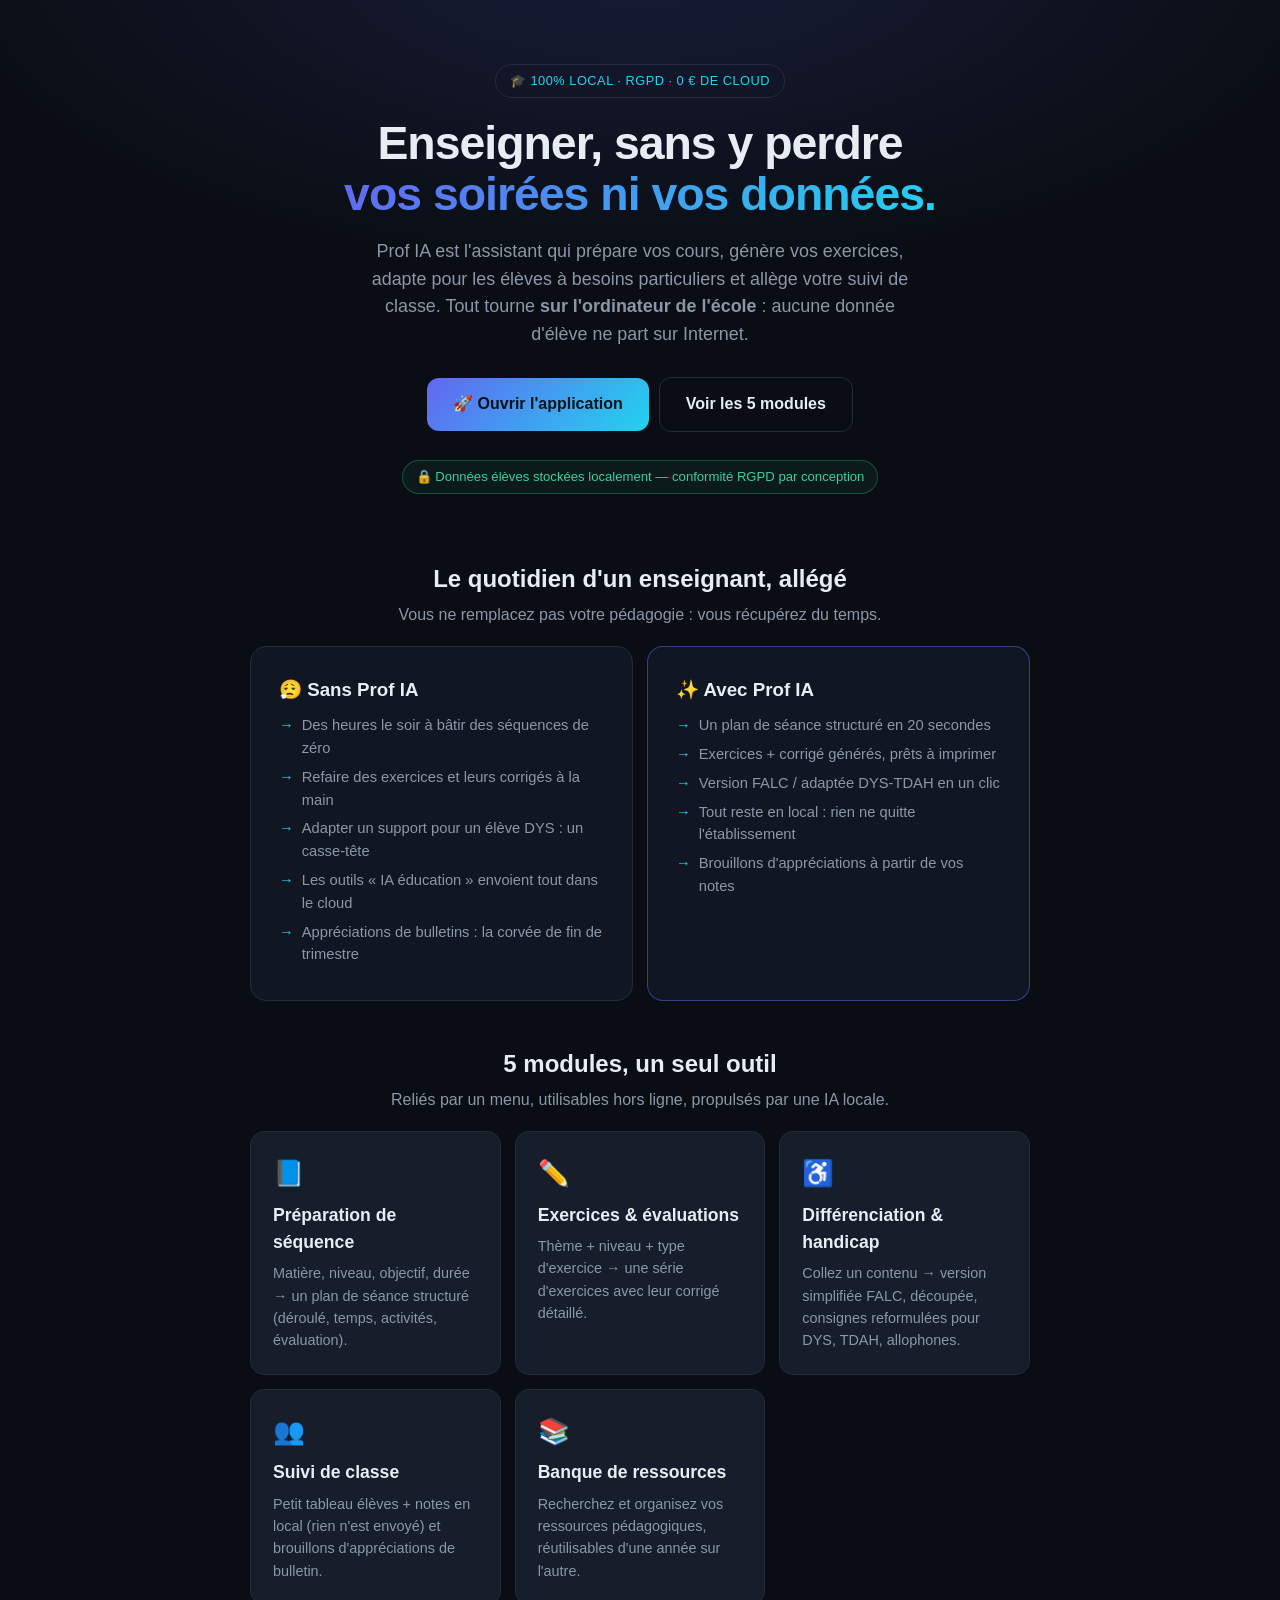
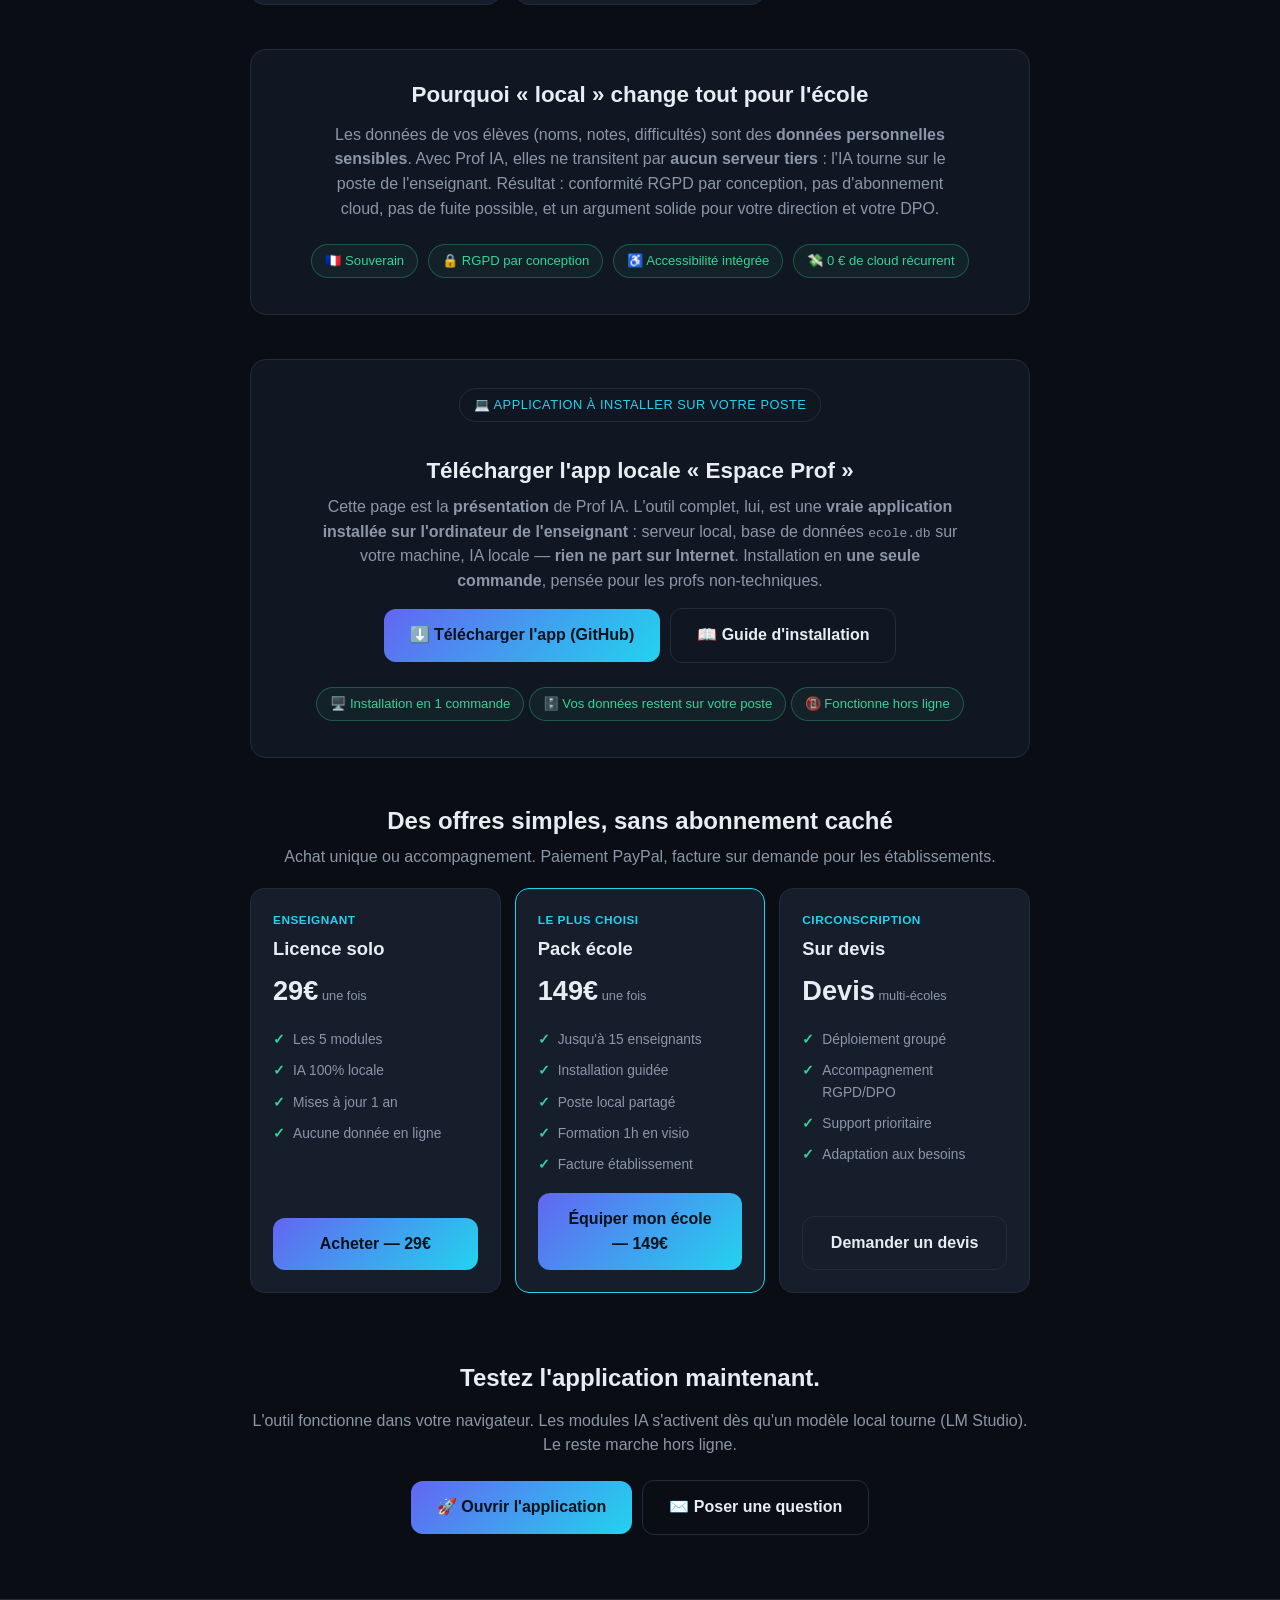
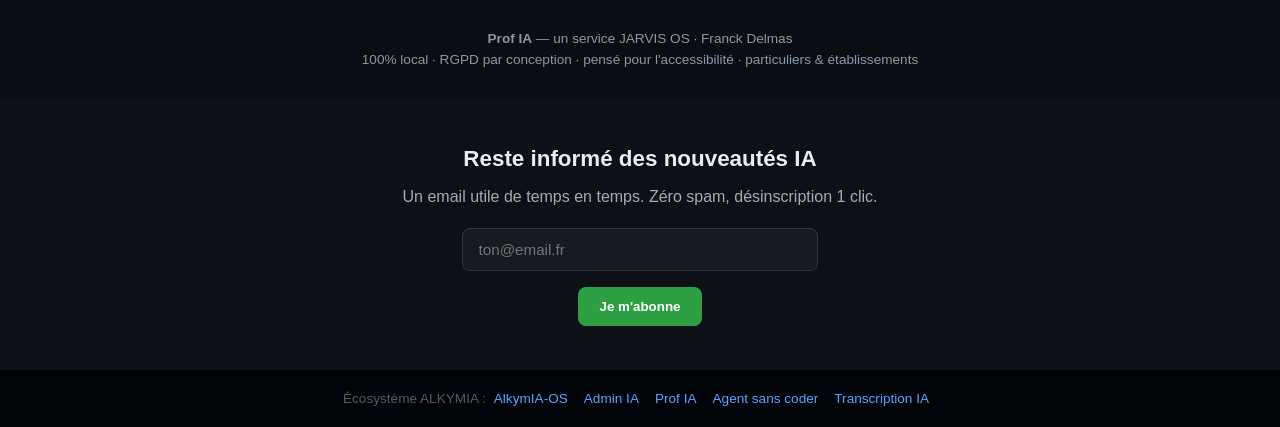
<file: index.html>
<!DOCTYPE html>
<html lang="fr"><head><meta charset="UTF-8">
<meta name="viewport" content="width=device-width,initial-scale=1">
<title>Prof IA — L'assistant local qui épaule chaque enseignant</title>
<meta name="description" content="Préparez vos cours, générez exercices et évaluations, adaptez pour les élèves DYS/TDAH, suivez votre classe. 100% local, RGPD, les données élèves ne quittent jamais l'école. Dès 29€.">
<meta property="og:title" content="Prof IA — L'assistant local qui épaule chaque enseignant">
<meta property="og:description" content="Une IA 100% locale au service du professeur : séquences, exercices, différenciation handicap, suivi de classe. Aucune donnée élève envoyée sur Internet.">
<link rel="stylesheet" href="css/style.css">
</head><body>

<header><div class="wrap">
<span class="badge">🎓 100% LOCAL · RGPD · 0 € DE CLOUD</span>
<h1>Enseigner, sans y perdre<br><span class="grad">vos soirées ni vos données.</span></h1>
<p class="sub">Prof IA est l'assistant qui prépare vos cours, génère vos exercices, adapte pour les élèves à besoins particuliers et allège votre suivi de classe. Tout tourne <b>sur l'ordinateur de l'école</b> : aucune donnée d'élève ne part sur Internet.</p>
<div class="row" style="justify-content:center">
  <a href="app/sequence.html" class="btn btn-p">🚀 Ouvrir l'application</a>
  <a href="#modules" class="btn btn-g">Voir les 5 modules</a>
</div>
<div style="margin-top:20px"><span class="priv">🔒 Données élèves stockées localement — conformité RGPD par conception</span></div>
</div></header>

<!-- Problème / solution -->
<section><div class="wrap">
<h2 style="text-align:center;font-size:1.5rem;margin-bottom:6px">Le quotidien d'un enseignant, allégé</h2>
<p style="text-align:center;color:var(--muted);margin-bottom:18px">Vous ne remplacez pas votre pédagogie : vous récupérez du temps.</p>
<div class="cols">
  <div class="box">
    <h3 style="margin-bottom:10px">😮‍💨 Sans Prof IA</h3>
    <ul>
      <li>Des heures le soir à bâtir des séquences de zéro</li>
      <li>Refaire des exercices et leurs corrigés à la main</li>
      <li>Adapter un support pour un élève DYS : un casse-tête</li>
      <li>Les outils « IA éducation » envoient tout dans le cloud</li>
      <li>Appréciations de bulletins : la corvée de fin de trimestre</li>
    </ul>
  </div>
  <div class="box" style="border-color:rgba(99,102,241,.5)">
    <h3 style="margin-bottom:10px">✨ Avec Prof IA</h3>
    <ul>
      <li>Un plan de séance structuré en 20 secondes</li>
      <li>Exercices + corrigé générés, prêts à imprimer</li>
      <li>Version FALC / adaptée DYS-TDAH en un clic</li>
      <li>Tout reste en local : rien ne quitte l'établissement</li>
      <li>Brouillons d'appréciations à partir de vos notes</li>
    </ul>
  </div>
</div>
</div></section>

<!-- Modules -->
<section id="modules"><div class="wrap">
<h2 style="text-align:center;font-size:1.5rem;margin-bottom:6px">5 modules, un seul outil</h2>
<p style="text-align:center;color:var(--muted);margin-bottom:18px">Reliés par un menu, utilisables hors ligne, propulsés par une IA locale.</p>
<div class="mods">
  <div class="mod"><div class="ic">📘</div><h3>Préparation de séquence</h3><p>Matière, niveau, objectif, durée → un plan de séance structuré (déroulé, temps, activités, évaluation).</p></div>
  <div class="mod"><div class="ic">✏️</div><h3>Exercices &amp; évaluations</h3><p>Thème + niveau + type d'exercice → une série d'exercices avec leur corrigé détaillé.</p></div>
  <div class="mod"><div class="ic">♿</div><h3>Différenciation &amp; handicap</h3><p>Collez un contenu → version simplifiée FALC, découpée, consignes reformulées pour DYS, TDAH, allophones.</p></div>
  <div class="mod"><div class="ic">👥</div><h3>Suivi de classe</h3><p>Petit tableau élèves + notes en local (rien n'est envoyé) et brouillons d'appréciations de bulletin.</p></div>
  <div class="mod"><div class="ic">📚</div><h3>Banque de ressources</h3><p>Recherchez et organisez vos ressources pédagogiques, réutilisables d'une année sur l'autre.</p></div>
</div>
</div></section>

<!-- Argument souveraineté -->
<section><div class="wrap"><div class="box" style="text-align:center">
<h2 style="font-size:1.4rem;margin-bottom:10px">Pourquoi « local » change tout pour l'école</h2>
<p style="color:var(--muted);max-width:620px;margin:0 auto 14px">
Les données de vos élèves (noms, notes, difficultés) sont des <b>données personnelles sensibles</b>.
Avec Prof IA, elles ne transitent par <b>aucun serveur tiers</b> : l'IA tourne sur le poste de l'enseignant.
Résultat : conformité RGPD par conception, pas d'abonnement cloud, pas de fuite possible, et un argument solide pour votre direction et votre DPO.
</p>
<div class="row" style="justify-content:center">
  <span class="priv">🇫🇷 Souverain</span>
  <span class="priv">🔒 RGPD par conception</span>
  <span class="priv">♿ Accessibilité intégrée</span>
  <span class="priv">💸 0 € de cloud récurrent</span>
</div>
</div></div></section>

<!-- Télécharger l'app locale -->
<section id="telecharger"><div class="wrap"><div class="box" style="text-align:center">
<span class="badge">💻 APPLICATION À INSTALLER SUR VOTRE POSTE</span>
<h2 style="font-size:1.4rem;margin:12px 0 6px">Télécharger l'app locale « Espace Prof »</h2>
<p style="color:var(--muted);max-width:640px;margin:0 auto 14px">
Cette page est la <b>présentation</b> de Prof IA. L'outil complet, lui, est une
<b>vraie application installée sur l'ordinateur de l'enseignant</b> : serveur local,
base de données <code>ecole.db</code> sur votre machine, IA locale — <b>rien ne part sur Internet</b>.
Installation en <b>une seule commande</b>, pensée pour les profs non-techniques.
</p>
<div class="row" style="justify-content:center">
  <a href="https://github.com/Turbo31150/espace-prof-app" target="_blank" rel="noopener" class="btn btn-p">⬇️ Télécharger l'app (GitHub)</a>
  <a href="https://github.com/Turbo31150/espace-prof-app/blob/main/INSTALL.md" target="_blank" rel="noopener" class="btn btn-g">📖 Guide d'installation</a>
</div>
<div style="margin-top:16px">
  <span class="priv">🖥️ Installation en 1 commande</span>
  <span class="priv">🗄️ Vos données restent sur votre poste</span>
  <span class="priv">📵 Fonctionne hors ligne</span>
</div>
</div></div></section>

<!-- Pricing -->
<section id="offres"><div class="wrap">
<h2 style="text-align:center;font-size:1.5rem;margin-bottom:6px">Des offres simples, sans abonnement caché</h2>
<p style="text-align:center;color:var(--muted);margin-bottom:18px">Achat unique ou accompagnement. Paiement PayPal, facture sur demande pour les établissements.</p>
<div class="packs">
  <div class="pack">
    <span class="t">Enseignant</span><h3>Licence solo</h3>
    <div class="p">29€<small> une fois</small></div>
    <ul><li>Les 5 modules</li><li>IA 100% locale</li><li>Mises à jour 1 an</li><li>Aucune donnée en ligne</li></ul>
    <a href="https://paypal.me/turboss321/29" target="_blank" rel="noopener" class="btn btn-p">Acheter — 29€</a>
  </div>
  <div class="pack feat">
    <span class="t">Le plus choisi</span><h3>Pack école</h3>
    <div class="p">149€<small> une fois</small></div>
    <ul><li>Jusqu'à 15 enseignants</li><li>Installation guidée</li><li>Poste local partagé</li><li>Formation 1h en visio</li><li>Facture établissement</li></ul>
    <a href="https://paypal.me/turboss321/149" target="_blank" rel="noopener" class="btn btn-p">Équiper mon école — 149€</a>
  </div>
  <div class="pack">
    <span class="t">Circonscription</span><h3>Sur devis</h3>
    <div class="p">Devis<small> multi-écoles</small></div>
    <ul><li>Déploiement groupé</li><li>Accompagnement RGPD/DPO</li><li>Support prioritaire</li><li>Adaptation aux besoins</li></ul>
    <a href="mailto:franck-delmas@laposte.net?subject=Prof%20IA%20-%20devis%20circonscription" class="btn btn-g">Demander un devis</a>
  </div>
</div>
</div></section>

<!-- CTA final -->
<section class="cta"><div class="wrap">
<h2 style="font-size:1.5rem">Testez l'application maintenant.</h2>
<p style="color:var(--muted);margin:12px 0 22px">L'outil fonctionne dans votre navigateur. Les modules IA s'activent dès qu'un modèle local tourne (LM Studio). Le reste marche hors ligne.</p>
<div class="row" style="justify-content:center">
  <a href="app/sequence.html" class="btn btn-p">🚀 Ouvrir l'application</a>
  <a href="mailto:franck-delmas@laposte.net?subject=Prof%20IA%20-%20une%20question" class="btn btn-g">✉️ Poser une question</a>
</div>
</div></section>

<footer><div class="wrap"><b>Prof IA</b> — un service JARVIS OS · Franck Delmas<br>100% local · RGPD par conception · pensé pour l'accessibilité · particuliers &amp; établissements</div></footer>
<section style="background:#0d1117;padding:44px 20px;text-align:center;color:#e6edf3;font-family:sans-serif"><h2 style="font-size:1.4rem;margin:0 0 8px">Reste informé des nouveautés IA</h2><p style="opacity:.7;margin:0 0 18px">Un email utile de temps en temps. Zéro spam, désinscription 1 clic.</p><form name="capture-prof-ia" method="POST" data-netlify="true" netlify-honeypot="bot-field" style="display:inline-flex;gap:8px;flex-wrap:wrap;justify-content:center"><input type="hidden" name="form-name" value="capture-prof-ia"><p hidden><input name="bot-field"></p><input type="email" name="email" required placeholder="ton@email.fr" style="padding:12px 16px;border-radius:8px;border:1px solid #30363d;background:#161b22;color:#e6edf3;min-width:220px"><button type="submit" style="padding:12px 22px;border-radius:8px;border:0;background:#2ea043;color:#fff;font-weight:600;cursor:pointer">Je m'abonne</button></form></section><nav style="background:#010409;padding:18px;text-align:center;font-size:.85rem;font-family:sans-serif"><span style="opacity:.6;color:#8b949e">Écosystème ALKYMIA :</span><a href="https://alkymia-os.netlify.app" style="color:#58a6ff;margin:0 8px">AlkymIA-OS</a><a href="https://admin-ia-88037.netlify.app" style="color:#58a6ff;margin:0 8px">Admin IA</a><a href="https://prof-ia-74635.netlify.app" style="color:#58a6ff;margin:0 8px">Prof IA</a><a href="https://agent-sans-coder-55146.netlify.app" style="color:#58a6ff;margin:0 8px">Agent sans coder</a><a href="https://transcription-ia-74565.netlify.app" style="color:#58a6ff;margin:0 8px">Transcription IA</a></nav>
</body></html>
</file>
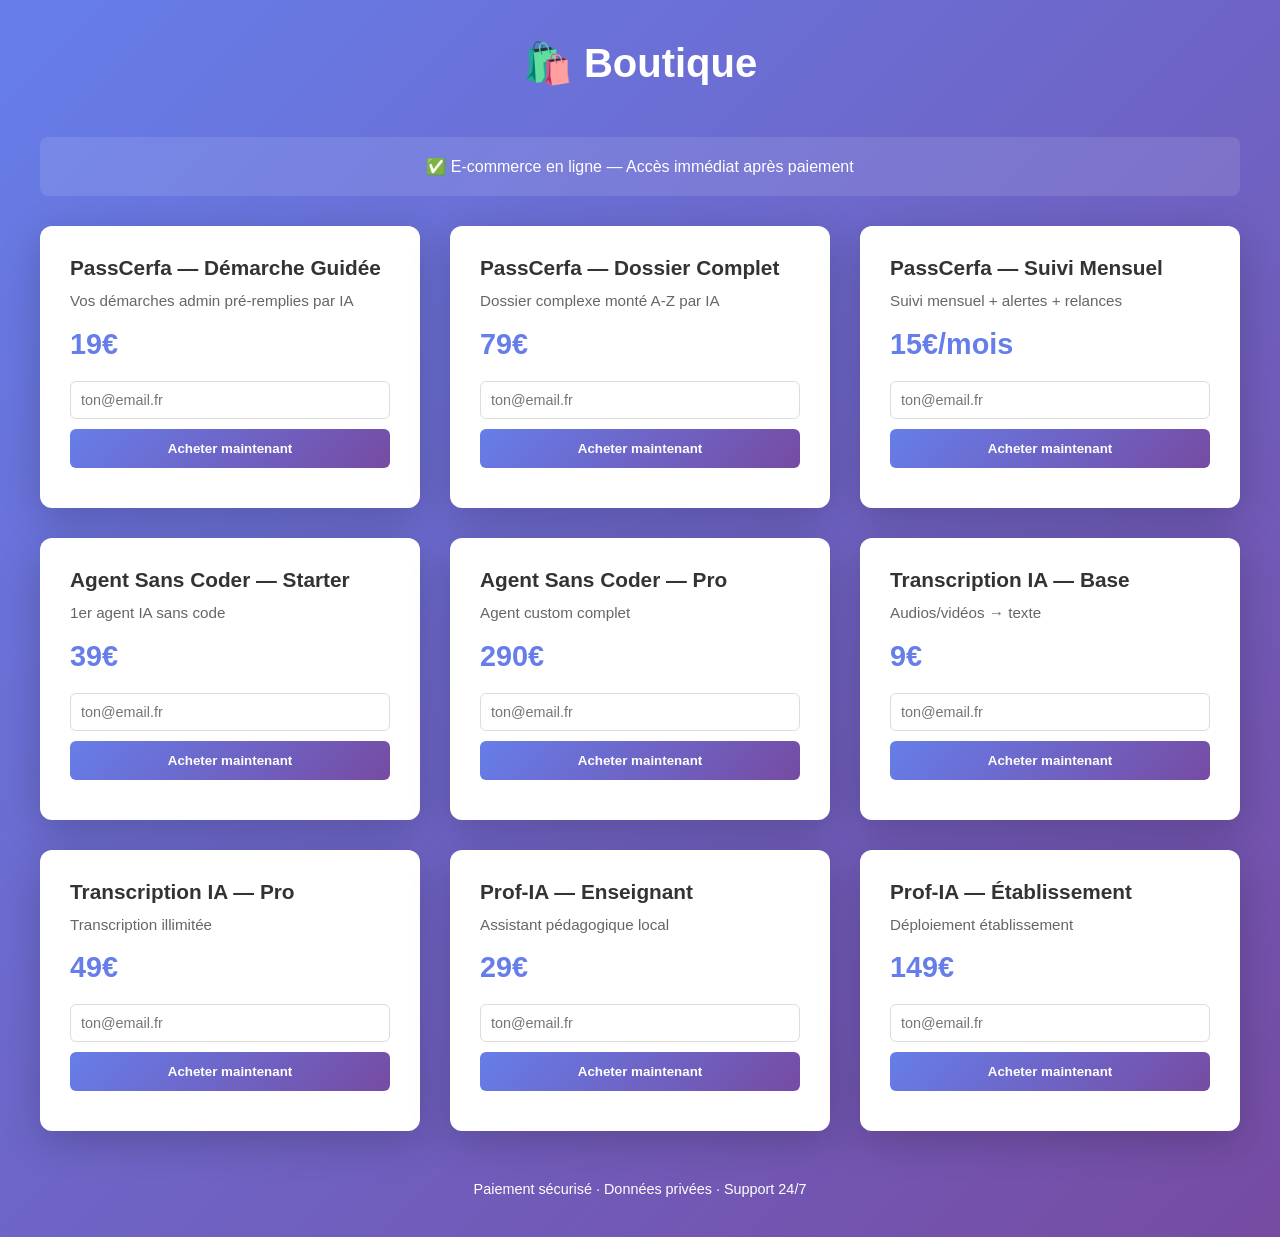
<file: checkout/index.html>
<!DOCTYPE html>
<html lang="fr">
<head>
    <meta charset="UTF-8">
    <meta name="viewport" content="width=device-width, initial-scale=1.0">
    <title>Boutique - prof-ia</title>
    <style>
        * { margin: 0; padding: 0; box-sizing: border-box; }
        body { font-family: -apple-system, BlinkMacSystemFont, "Segoe UI", Roboto, sans-serif; background: linear-gradient(135deg, #667eea 0%, #764ba2 100%); min-height: 100vh; padding: 40px 20px; }
        .container { max-width: 1200px; margin: 0 auto; }
        h1 { color: white; text-align: center; margin-bottom: 50px; font-size: 2.5em; }
        .banner { background: rgba(255,255,255,0.1); color: white; padding: 20px; border-radius: 8px; margin-bottom: 30px; text-align: center; }
        .products-grid { display: grid; grid-template-columns: repeat(auto-fit, minmax(300px, 1fr)); gap: 30px; }
        .product-card { background: white; border-radius: 12px; padding: 30px; box-shadow: 0 10px 40px rgba(0,0,0,0.2); transition: transform 0.3s, box-shadow 0.3s; }
        .product-card:hover { transform: translateY(-5px); box-shadow: 0 15px 50px rgba(0,0,0,0.3); }
        .product-name { font-size: 1.3em; font-weight: bold; color: #333; margin-bottom: 10px; }
        .product-description { color: #666; font-size: 0.95em; margin-bottom: 15px; line-height: 1.5; }
        .product-price { font-size: 1.8em; color: #667eea; font-weight: bold; margin-bottom: 20px; }
        .product-email { width: 100%; padding: 10px; border: 1px solid #ddd; border-radius: 6px; margin-bottom: 10px; font-size: 0.9em; }
        .buy-btn { width: 100%; padding: 12px; background: linear-gradient(135deg, #667eea 0%, #764ba2 100%); color: white; border: none; border-radius: 6px; font-weight: bold; cursor: pointer; transition: opacity 0.3s; }
        .buy-btn:hover { opacity: 0.9; }
        .payment-status { text-align: center; font-size: 0.85em; margin-top: 10px; color: #666; }
        .footer { text-align: center; color: white; margin-top: 50px; font-size: 0.9em; }
    </style>
</head>
<body>
    <div class="container">
        <h1>🛍️ Boutique</h1>
        
        <div class="banner">
            <p>✅ E-commerce en ligne — Accès immédiat après paiement</p>
        </div>
        
        <div class="products-grid" id="products"></div>
        
        <div class="footer">
            <p>Paiement sécurisé · Données privées · Support 24/7</p>
        </div>
    </div>

    <script>
        const PRODUCTS = [{"name": "PassCerfa — Démarche Guidée", "price": "19€", "desc": "Vos démarches admin pré-remplies par IA", "slug": "passcerfa-guidee", "checkout_url": "https://franckdelmas00.systeme.io/checkout/passcerfa-guidee"}, {"name": "PassCerfa — Dossier Complet", "price": "79€", "desc": "Dossier complexe monté A-Z par IA", "slug": "passcerfa-complet", "checkout_url": "https://franckdelmas00.systeme.io/checkout/passcerfa-complet"}, {"name": "PassCerfa — Suivi Mensuel", "price": "15€/mois", "desc": "Suivi mensuel + alertes + relances", "slug": "passcerfa-suivi", "checkout_url": "https://franckdelmas00.systeme.io/checkout/passcerfa-suivi"}, {"name": "Agent Sans Coder — Starter", "price": "39€", "desc": "1er agent IA sans code", "slug": "agent-starter", "checkout_url": "https://franckdelmas00.systeme.io/checkout/agent-starter"}, {"name": "Agent Sans Coder — Pro", "price": "290€", "desc": "Agent custom complet", "slug": "agent-pro", "checkout_url": "https://franckdelmas00.systeme.io/checkout/agent-pro"}, {"name": "Transcription IA — Base", "price": "9€", "desc": "Audios/vidéos → texte", "slug": "transcription-base", "checkout_url": "https://franckdelmas00.systeme.io/checkout/transcription-base"}, {"name": "Transcription IA — Pro", "price": "49€", "desc": "Transcription illimitée", "slug": "transcription-pro", "checkout_url": "https://franckdelmas00.systeme.io/checkout/transcription-pro"}, {"name": "Prof-IA — Enseignant", "price": "29€", "desc": "Assistant pédagogique local", "slug": "profia-enseignant", "checkout_url": "https://franckdelmas00.systeme.io/checkout/profia-enseignant"}, {"name": "Prof-IA — Établissement", "price": "149€", "desc": "Déploiement établissement", "slug": "profia-etablissement", "checkout_url": "https://franckdelmas00.systeme.io/checkout/profia-etablissement"}];
        
        function initProducts() {
            const container = document.getElementById('products');
            PRODUCTS.forEach((product, idx) => {
                const card = document.createElement('div');
                card.className = 'product-card';
                card.innerHTML = `
                    <div class="product-name">${product.name}</div>
                    <div class="product-description">${product.desc}</div>
                    <div class="product-price">${product.price}</div>
                    <input type="email" class="product-email" placeholder="ton@email.fr" data-idx="${idx}">
                    <button class="buy-btn" onclick="handleBuy(${idx})">Acheter maintenant</button>
                    <div class="payment-status" id="status-${idx}"></div>
                `;
                container.appendChild(card);
            });
        }
        
        function handleBuy(idx) {
            const emailInput = document.querySelector(`input[data-idx="${idx}"]`);
            const email = emailInput.value.trim();
            const statusDiv = document.getElementById(`status-${idx}`);
            const product = PRODUCTS[idx];
            
            if (!email || !email.includes('@')) {
                statusDiv.textContent = '❌ Email invalide';
                statusDiv.style.color = '#dc3545';
                return;
            }
            
            statusDiv.textContent = '⏳ Redirection paiement...';
            
            fetch('/api/capture-email', {
                method: 'POST',
                headers: {'Content-Type': 'application/json'},
                body: JSON.stringify({ email, product: product.name })
            }).catch(() => {});
            
            setTimeout(() => {
                window.location.href = product.checkout_url;
            }, 500);
        }
        
        initProducts();
    </script>
</body>
</html>
</file>
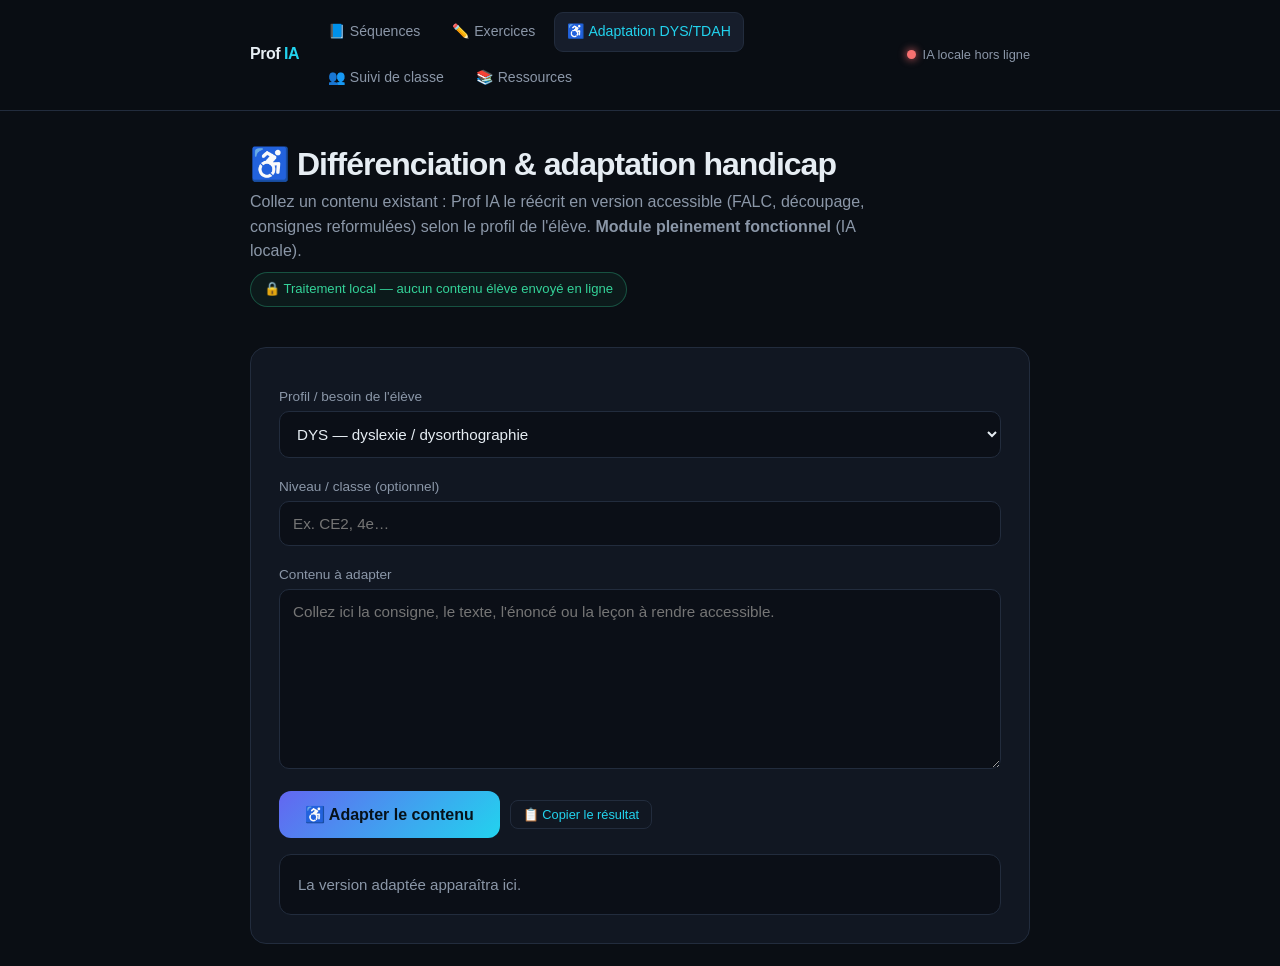
<file: app/adaptation.html>
<!DOCTYPE html>
<html lang="fr"><head><meta charset="UTF-8">
<meta name="viewport" content="width=device-width,initial-scale=1">
<title>Prof IA — Différenciation &amp; adaptation handicap</title>
<link rel="stylesheet" href="../css/style.css">
</head><body>
<div class="topbar" id="topbar"></div>

<div class="app-head"><div class="wrap">
  <h1>♿ Différenciation &amp; adaptation handicap</h1>
  <p>Collez un contenu existant : Prof IA le réécrit en version accessible (FALC, découpage, consignes reformulées) selon le profil de l'élève. <b>Module pleinement fonctionnel</b> (IA locale).</p>
  <span class="priv">🔒 Traitement local — aucun contenu élève envoyé en ligne</span>
</div></div>

<section><div class="wrap"><div class="box">
  <label for="profil">Profil / besoin de l'élève</label>
  <select id="profil">
    <option value="DYS (dyslexie / dysorthographie)">DYS — dyslexie / dysorthographie</option>
    <option value="TDAH (trouble de l'attention)">TDAH — trouble de l'attention</option>
    <option value="dyspraxie">Dyspraxie</option>
    <option value="dyscalculie">Dyscalculie</option>
    <option value="élève allophone (français langue seconde)">Allophone (FLS)</option>
    <option value="FALC (Facile À Lire et à Comprendre) — niveau maximal">FALC — accessibilité maximale</option>
  </select>

  <label for="niveau">Niveau / classe (optionnel)</label>
  <input id="niveau" placeholder="Ex. CE2, 4e…">

  <label for="contenu">Contenu à adapter</label>
  <textarea id="contenu" style="min-height:180px" placeholder="Collez ici la consigne, le texte, l'énoncé ou la leçon à rendre accessible."></textarea>

  <div class="row">
    <button class="btn btn-p" id="go">♿ Adapter le contenu</button>
    <button class="copy" id="cp">📋 Copier le résultat</button>
  </div>
  <div class="status" id="status"></div>
  <div class="out empty" id="out">La version adaptée apparaîtra ici.</div>
</div></div></section>

<script src="../js/llm.js"></script>
<script src="../js/nav.js"></script>
<script>
mountNav('adaptation.html');

const $ = id => document.getElementById(id);
runLLMForm({
  btn: $('go'), out: $('out'), status: $('status'),
  // Expertise accessibilité : message système spécialisé.
  opts: {
    temperature: 0.3, max_tokens: 1500,
    system: "Tu es un expert français de l'adaptation pédagogique et de l'accessibilité " +
            "(troubles DYS, TDAH, FALC, élèves allophones). Tu réécris un contenu scolaire pour " +
            "le rendre accessible SANS en changer le sens ni le niveau d'exigence. " +
            "Tu appliques les bonnes pratiques : phrases courtes, une idée par phrase, vocabulaire simple " +
            "expliqué si besoin, consignes découpées en étapes numérotées, mise en évidence des mots-clés, " +
            "aération. Réponds en français impeccable."
  },
  buildPrompt() {
    const c = $('contenu').value.trim();
    if (!c) throw new Error('Collez d’abord un contenu à adapter.');
    const p = $('profil').value;
    const niv = $('niveau').value.trim();
    return `Adapte le contenu ci-dessous pour un élève avec ce profil : ${p}.${niv ? '\nNiveau : ' + niv : ''}

Rends :
1. « VERSION ADAPTÉE » : le contenu réécrit, accessible, prêt à distribuer.
2. « CONSIGNES REFORMULÉES » : les consignes découpées en étapes simples et numérotées.
3. « CONSEILS À L'ENSEIGNANT » : 3 à 5 aménagements concrets pour ce profil (temps, support, présentation).

Contenu d'origine :
"""${c}"""`;
  }
});

$('cp').addEventListener('click', e => {
  const el = document.getElementById('out');
  if (el.textContent && !el.classList.contains('empty')) copyText(el.textContent, e.target);
});
</script>
</body></html>
</file>
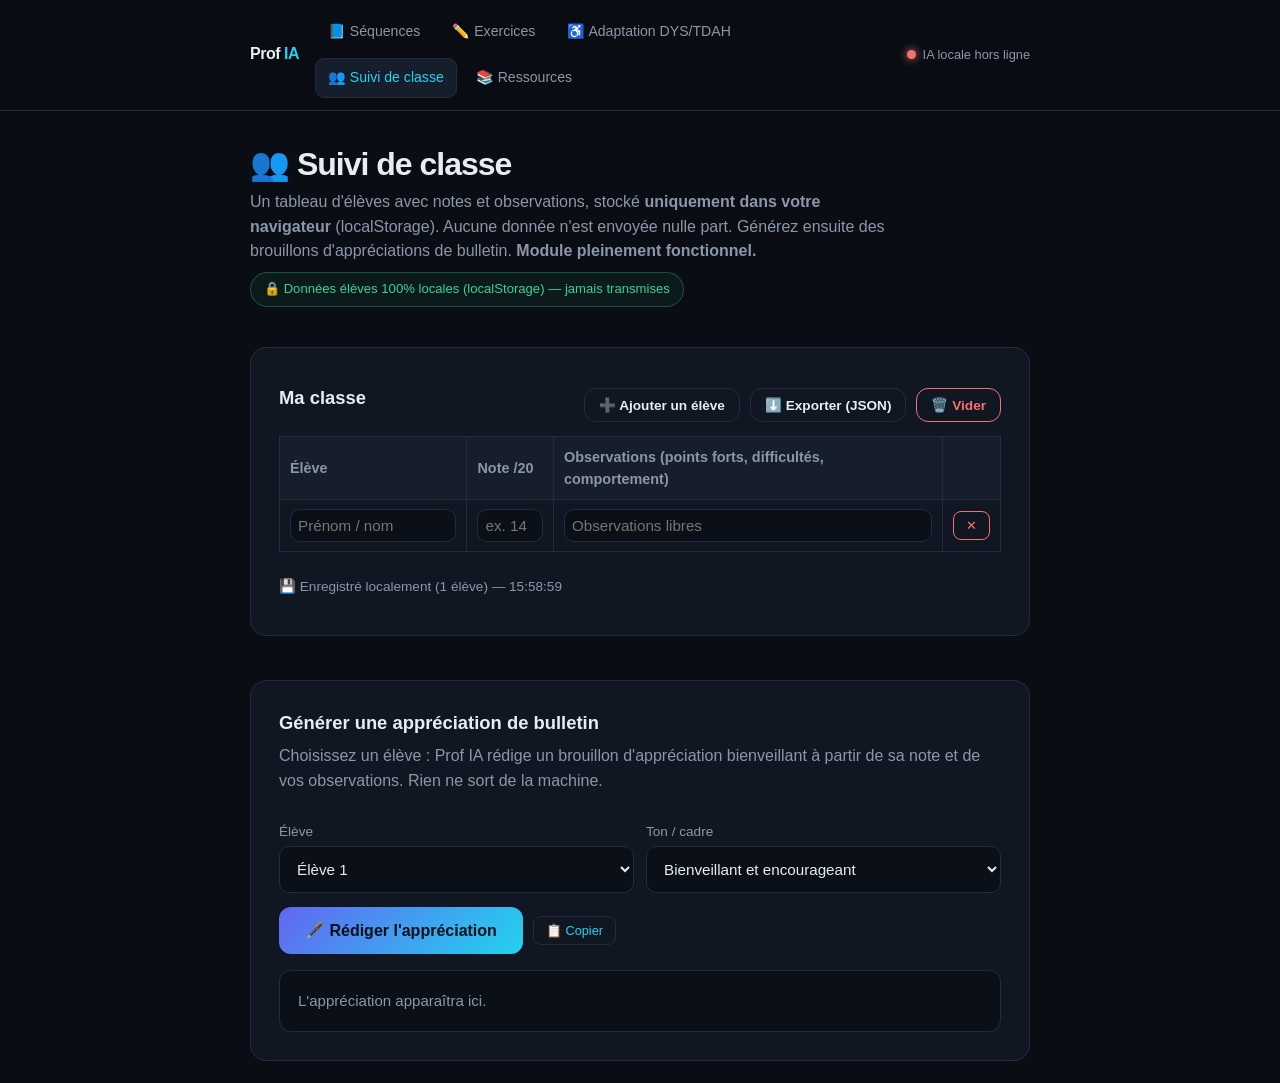
<file: app/classe.html>
<!DOCTYPE html>
<html lang="fr"><head><meta charset="UTF-8">
<meta name="viewport" content="width=device-width,initial-scale=1">
<title>Prof IA — Suivi de classe</title>
<link rel="stylesheet" href="../css/style.css">
</head><body>
<div class="topbar" id="topbar"></div>

<div class="app-head"><div class="wrap">
  <h1>👥 Suivi de classe</h1>
  <p>Un tableau d'élèves avec notes et observations, stocké <b>uniquement dans votre navigateur</b> (localStorage). Aucune donnée n'est envoyée nulle part. Générez ensuite des brouillons d'appréciations de bulletin. <b>Module pleinement fonctionnel.</b></p>
  <span class="priv">🔒 Données élèves 100% locales (localStorage) — jamais transmises</span>
</div></div>

<section><div class="wrap"><div class="box">
  <div class="row" style="justify-content:space-between">
    <h2 style="font-size:1.15rem">Ma classe</h2>
    <div class="row">
      <button class="btn btn-g mini" id="add">➕ Ajouter un élève</button>
      <button class="btn btn-g mini" id="exp">⬇️ Exporter (JSON)</button>
      <button class="btn btn-g mini" id="clr" style="border-color:var(--err);color:var(--err)">🗑️ Vider</button>
    </div>
  </div>
  <div style="overflow-x:auto">
  <table id="tbl">
    <thead><tr>
      <th style="width:26%">Élève</th><th style="width:12%">Note /20</th>
      <th>Observations (points forts, difficultés, comportement)</th><th style="width:8%"></th>
    </tr></thead>
    <tbody id="rows"></tbody>
  </table>
  </div>
  <p class="status" id="save"></p>
</div></div></section>

<section><div class="wrap"><div class="box">
  <h2 style="font-size:1.15rem">Générer une appréciation de bulletin</h2>
  <p class="q">Choisissez un élève : Prof IA rédige un brouillon d'appréciation bienveillant à partir de sa note et de vos observations. Rien ne sort de la machine.</p>
  <div class="grid2">
    <div>
      <label for="pick">Élève</label>
      <select id="pick"></select>
    </div>
    <div>
      <label for="ton">Ton / cadre</label>
      <select id="ton">
        <option>Bienveillant et encourageant</option>
        <option>Factuel et synthétique</option>
        <option>Exigeant mais juste</option>
        <option>Conseil de classe (formel)</option>
      </select>
    </div>
  </div>
  <div class="row">
    <button class="btn btn-p" id="go">🖋️ Rédiger l'appréciation</button>
    <button class="copy" id="cp">📋 Copier</button>
  </div>
  <div class="status" id="status"></div>
  <div class="out empty" id="out">L'appréciation apparaîtra ici.</div>
</div></div></section>

<script src="../js/llm.js"></script>
<script src="../js/nav.js"></script>
<script>
mountNav('classe.html');
const $ = id => document.getElementById(id);

// ── Persistance 100% locale ────────────────────────────────
const KEY = 'profia.classe.v1';
let eleves = load();

function load(){ try { return JSON.parse(localStorage.getItem(KEY)) || []; } catch { return []; } }
function persist(){
  localStorage.setItem(KEY, JSON.stringify(eleves));
  $('save').textContent = '💾 Enregistré localement (' + eleves.length + ' élève' + (eleves.length>1?'s':'') + ') — ' + new Date().toLocaleTimeString('fr-FR');
}

// Construit une ligne de tableau sans injecter de HTML utilisateur (valeurs via .value).
function makeRow(el, i){
  const tr = document.createElement('tr');

  const tdN = document.createElement('td');
  const inN = document.createElement('input');
  inN.type='text'; inN.placeholder='Prénom / nom'; inN.value = el.nom || '';
  inN.addEventListener('input', ()=>{ eleves[i].nom = inN.value; persist(); refreshPicker(); });
  tdN.appendChild(inN); tr.appendChild(tdN);

  const tdG = document.createElement('td');
  const inG = document.createElement('input');
  inG.type='text'; inG.placeholder='ex. 14'; inG.value = el.note || '';
  inG.addEventListener('input', ()=>{ eleves[i].note = inG.value; persist(); });
  tdG.appendChild(inG); tr.appendChild(tdG);

  const tdO = document.createElement('td');
  const inO = document.createElement('input');
  inO.type='text'; inO.placeholder='Observations libres'; inO.value = el.obs || '';
  inO.addEventListener('input', ()=>{ eleves[i].obs = inO.value; persist(); });
  tdO.appendChild(inO); tr.appendChild(tdO);

  const tdX = document.createElement('td');
  const bx = document.createElement('button');
  bx.className='copy'; bx.textContent='✕'; bx.style.borderColor='var(--err)'; bx.style.color='var(--err)';
  bx.addEventListener('click', ()=>{ eleves.splice(i,1); persist(); render(); });
  tdX.appendChild(bx); tr.appendChild(tdX);

  return tr;
}

function render(){
  const rows = $('rows'); rows.textContent='';
  eleves.forEach((el,i)=> rows.appendChild(makeRow(el,i)));
  refreshPicker(); persist();
}

function refreshPicker(){
  const sel = $('pick'); const prev = sel.value; sel.textContent='';
  eleves.forEach((el,i)=>{
    const o = document.createElement('option');
    o.value = i; o.textContent = (el.nom || 'Élève ' + (i+1)) + (el.note ? ' — ' + el.note + '/20' : '');
    sel.appendChild(o);
  });
  if (prev && sel.querySelector('option[value="'+prev+'"]')) sel.value = prev;
}

$('add').addEventListener('click', ()=>{ eleves.push({nom:'',note:'',obs:''}); render(); });
$('clr').addEventListener('click', ()=>{ if(confirm('Vider toute la classe (localStorage) ?')){ eleves=[]; render(); } });
$('exp').addEventListener('click', ()=>{
  const blob = new Blob([JSON.stringify(eleves,null,2)], {type:'application/json'});
  const a = document.createElement('a'); a.href = URL.createObjectURL(blob);
  a.download = 'ma-classe.json'; a.click(); URL.revokeObjectURL(a.href);
});

// Amorce : au moins une ligne pour l'ergonomie.
if (!eleves.length) eleves.push({nom:'',note:'',obs:''});
render();

// ── Génération d'appréciation (IA locale) ──────────────────
runLLMForm({
  btn: $('go'), out: $('out'), status: $('status'),
  opts: { temperature: 0.6, max_tokens: 500 },
  buildPrompt(){
    const i = parseInt($('pick').value, 10);
    const el = eleves[i];
    if (!el || (!el.nom && !el.obs && !el.note)) throw new Error('Renseignez au moins un élève avec une note ou des observations.');
    return `Rédige une appréciation de bulletin scolaire, en français, ton « ${$('ton').value} ».
Élève : ${el.nom || 'l\'élève'}
Note : ${el.note || 'non renseignée'}/20
Observations de l'enseignant : ${el.obs || 'aucune'}

Contraintes : 2 à 4 phrases, personnalisée, souligne un point fort et une piste de progrès concrète, pas de formule creuse. Ne mentionne pas que c'est une IA.`;
  }
});
$('cp').addEventListener('click', e => {
  const el = $('out');
  if (el.textContent && !el.classList.contains('empty')) copyText(el.textContent, e.target);
});
</script>
</body></html>
</file>
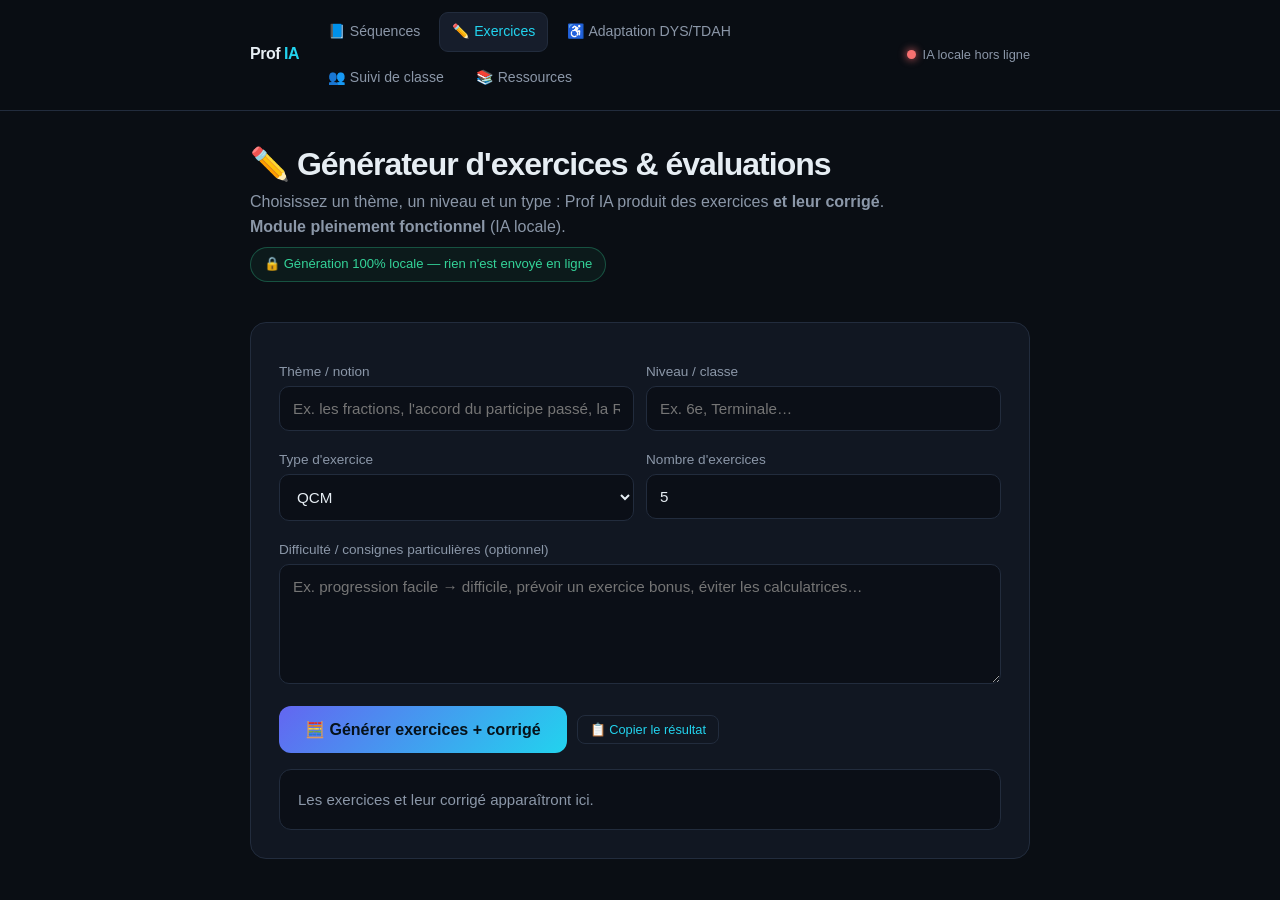
<file: app/exercices.html>
<!DOCTYPE html>
<html lang="fr"><head><meta charset="UTF-8">
<meta name="viewport" content="width=device-width,initial-scale=1">
<title>Prof IA — Générateur d'exercices &amp; évaluations</title>
<link rel="stylesheet" href="../css/style.css">
</head><body>
<div class="topbar" id="topbar"></div>

<div class="app-head"><div class="wrap">
  <h1>✏️ Générateur d'exercices &amp; évaluations</h1>
  <p>Choisissez un thème, un niveau et un type : Prof IA produit des exercices <b>et leur corrigé</b>. <b>Module pleinement fonctionnel</b> (IA locale).</p>
  <span class="priv">🔒 Génération 100% locale — rien n'est envoyé en ligne</span>
</div></div>

<section><div class="wrap"><div class="box">
  <div class="grid2">
    <div>
      <label for="theme">Thème / notion</label>
      <input id="theme" placeholder="Ex. les fractions, l'accord du participe passé, la Révolution française…">
    </div>
    <div>
      <label for="niveau">Niveau / classe</label>
      <input id="niveau" placeholder="Ex. 6e, Terminale…">
    </div>
  </div>
  <div class="grid2">
    <div>
      <label for="type">Type d'exercice</label>
      <select id="type">
        <option>QCM</option>
        <option>Exercices d'application</option>
        <option>Problèmes</option>
        <option>Questions ouvertes</option>
        <option>Texte à trous</option>
        <option>Évaluation notée (barème)</option>
        <option>Dictée / production écrite</option>
      </select>
    </div>
    <div>
      <label for="nb">Nombre d'exercices</label>
      <input id="nb" type="number" min="1" max="20" value="5">
    </div>
  </div>
  <label for="diff">Difficulté / consignes particulières (optionnel)</label>
  <textarea id="diff" placeholder="Ex. progression facile → difficile, prévoir un exercice bonus, éviter les calculatrices…"></textarea>

  <div class="row">
    <button class="btn btn-p" id="go">🧮 Générer exercices + corrigé</button>
    <button class="copy" id="cp">📋 Copier le résultat</button>
  </div>
  <div class="status" id="status"></div>
  <div class="out empty" id="out">Les exercices et leur corrigé apparaîtront ici.</div>
</div></div></section>

<script src="../js/llm.js"></script>
<script src="../js/nav.js"></script>
<script>
mountNav('exercices.html');

const $ = id => document.getElementById(id);
runLLMForm({
  btn: $('go'), out: $('out'), status: $('status'),
  opts: { temperature: 0.5, max_tokens: 1600 },
  buildPrompt() {
    const th = $('theme').value.trim();
    const niv = $('niveau').value.trim();
    if (!th || !niv) throw new Error('Thème et niveau sont requis.');
    const type = $('type').value;
    const nb = parseInt($('nb').value, 10) || 5;
    const diff = $('diff').value.trim();
    return `Génère ${nb} exercice(s) de type « ${type} » pour un enseignant.
Thème : ${th}
Niveau : ${niv}${diff ? '\nConsignes : ' + diff : ''}

Contraintes de rendu :
- Numérote les exercices.
- Consignes claires, adaptées au niveau indiqué.
- Puis une section « CORRIGÉ » séparée, avec les réponses détaillées et, si pertinent, les étapes de raisonnement.
${type.includes('barème') || type.includes('Évaluation') ? '- Ajoute un barème chiffré (total sur 20).' : ''}
Français impeccable, prêt à imprimer.`;
  }
});

$('cp').addEventListener('click', e => {
  const el = document.getElementById('out');
  if (el.textContent && !el.classList.contains('empty')) copyText(el.textContent, e.target);
});
</script>
</body></html>
</file>
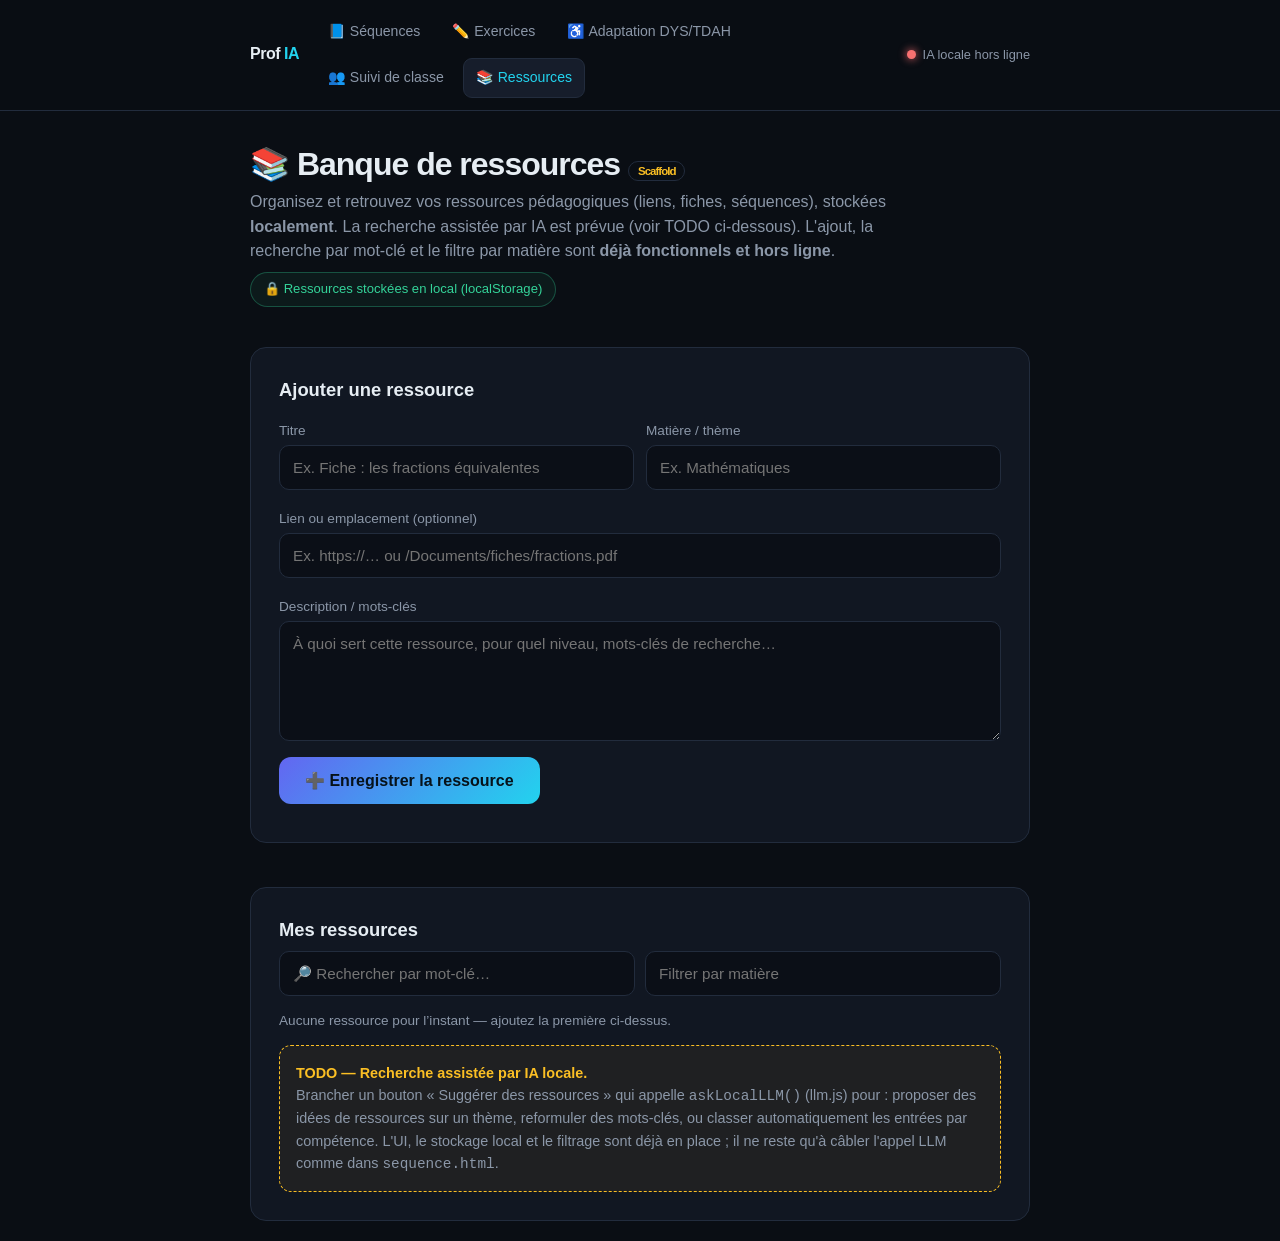
<file: app/ressources.html>
<!DOCTYPE html>
<html lang="fr"><head><meta charset="UTF-8">
<meta name="viewport" content="width=device-width,initial-scale=1">
<title>Prof IA — Banque de ressources</title>
<link rel="stylesheet" href="../css/style.css">
</head><body>
<div class="topbar" id="topbar"></div>

<div class="app-head"><div class="wrap">
  <h1>📚 Banque de ressources <span class="tag">Scaffold</span></h1>
  <p>Organisez et retrouvez vos ressources pédagogiques (liens, fiches, séquences), stockées <b>localement</b>. La recherche assistée par IA est prévue (voir TODO ci-dessous). L'ajout, la recherche par mot-clé et le filtre par matière sont <b>déjà fonctionnels et hors ligne</b>.</p>
  <span class="priv">🔒 Ressources stockées en local (localStorage)</span>
</div></div>

<section><div class="wrap"><div class="box">
  <h2 style="font-size:1.15rem">Ajouter une ressource</h2>
  <div class="grid2">
    <div><label for="titre">Titre</label><input id="titre" placeholder="Ex. Fiche : les fractions équivalentes"></div>
    <div><label for="matiere">Matière / thème</label><input id="matiere" placeholder="Ex. Mathématiques"></div>
  </div>
  <label for="lien">Lien ou emplacement (optionnel)</label>
  <input id="lien" placeholder="Ex. https://… ou /Documents/fiches/fractions.pdf">
  <label for="desc">Description / mots-clés</label>
  <textarea id="desc" placeholder="À quoi sert cette ressource, pour quel niveau, mots-clés de recherche…"></textarea>
  <button class="btn btn-p" id="add">➕ Enregistrer la ressource</button>
  <p class="status" id="save"></p>
</div></div></section>

<section><div class="wrap"><div class="box">
  <h2 style="font-size:1.15rem">Mes ressources</h2>
  <div class="row">
    <input id="q" placeholder="🔎 Rechercher par mot-clé…" style="flex:1;margin:0">
    <input id="fm" placeholder="Filtrer par matière" style="flex:1;margin:0">
  </div>
  <div id="list" style="margin-top:14px"></div>

  <div class="todo">
    <b>TODO — Recherche assistée par IA locale.</b><br>
    Brancher un bouton « Suggérer des ressources » qui appelle <code>askLocalLLM()</code> (llm.js) pour :
    proposer des idées de ressources sur un thème, reformuler des mots-clés, ou classer automatiquement les entrées par compétence.
    L'UI, le stockage local et le filtrage sont déjà en place ; il ne reste qu'à câbler l'appel LLM comme dans <code>sequence.html</code>.
  </div>
</div></div></section>

<script src="../js/llm.js"></script>
<script src="../js/nav.js"></script>
<script>
mountNav('ressources.html');
const $ = id => document.getElementById(id);

const KEY = 'profia.ressources.v1';
let items = load();
function load(){ try { return JSON.parse(localStorage.getItem(KEY)) || []; } catch { return []; } }
function persist(){ localStorage.setItem(KEY, JSON.stringify(items)); }

$('add').addEventListener('click', ()=>{
  const t = $('titre').value.trim();
  if (!t){ $('save').className='status err'; $('save').textContent='⚠️ Un titre est requis.'; return; }
  items.unshift({ titre:t, matiere:$('matiere').value.trim(), lien:$('lien').value.trim(), desc:$('desc').value.trim() });
  persist();
  $('titre').value=$('matiere').value=$('lien').value=$('desc').value='';
  $('save').className='status'; $('save').textContent='💾 Ressource enregistrée localement.';
  render();
});

// Rendu sans injection HTML : chaque valeur passe par textContent / href contrôlé.
function card(it){
  const d = document.createElement('div');
  d.className='box'; d.style.marginTop='10px'; d.style.padding='16px';
  const h = document.createElement('h3'); h.style.fontSize='1rem'; h.textContent = it.titre;
  d.appendChild(h);
  if (it.matiere){ const m=document.createElement('span'); m.className='tag'; m.textContent=it.matiere; d.appendChild(m); }
  if (it.desc){ const p=document.createElement('p'); p.style.color='var(--muted)'; p.style.margin='8px 0'; p.style.fontSize='.9rem'; p.textContent=it.desc; d.appendChild(p); }
  if (it.lien){
    const a=document.createElement('a'); a.textContent='🔗 Ouvrir'; a.style.fontSize='.85rem';
    // On n'accepte que http(s) ou chemin local relatif pour éviter les schémas dangereux (javascript:).
    a.href = /^(https?:|\/)/i.test(it.lien) ? it.lien : '#';
    if (a.getAttribute('href') !== '#'){ a.target='_blank'; a.rel='noopener'; }
    d.appendChild(a);
  }
  const del=document.createElement('button'); del.className='copy'; del.textContent='Supprimer';
  del.style.marginLeft='10px'; del.style.borderColor='var(--err)'; del.style.color='var(--err)';
  del.addEventListener('click', ()=>{ items = items.filter(x=>x!==it); persist(); render(); });
  d.appendChild(del);
  return d;
}

function render(){
  const q = $('q').value.trim().toLowerCase();
  const fm = $('fm').value.trim().toLowerCase();
  const list = $('list'); list.textContent='';
  const filtered = items.filter(it=>{
    const hay = (it.titre+' '+it.matiere+' '+it.desc).toLowerCase();
    return (!q || hay.includes(q)) && (!fm || (it.matiere||'').toLowerCase().includes(fm));
  });
  if (!filtered.length){ const e=document.createElement('p'); e.className='status'; e.textContent = items.length ? 'Aucune ressource ne correspond au filtre.' : 'Aucune ressource pour l’instant — ajoutez la première ci-dessus.'; list.appendChild(e); return; }
  filtered.forEach(it=> list.appendChild(card(it)));
}
$('q').addEventListener('input', render);
$('fm').addEventListener('input', render);
render();
</script>
</body></html>
</file>
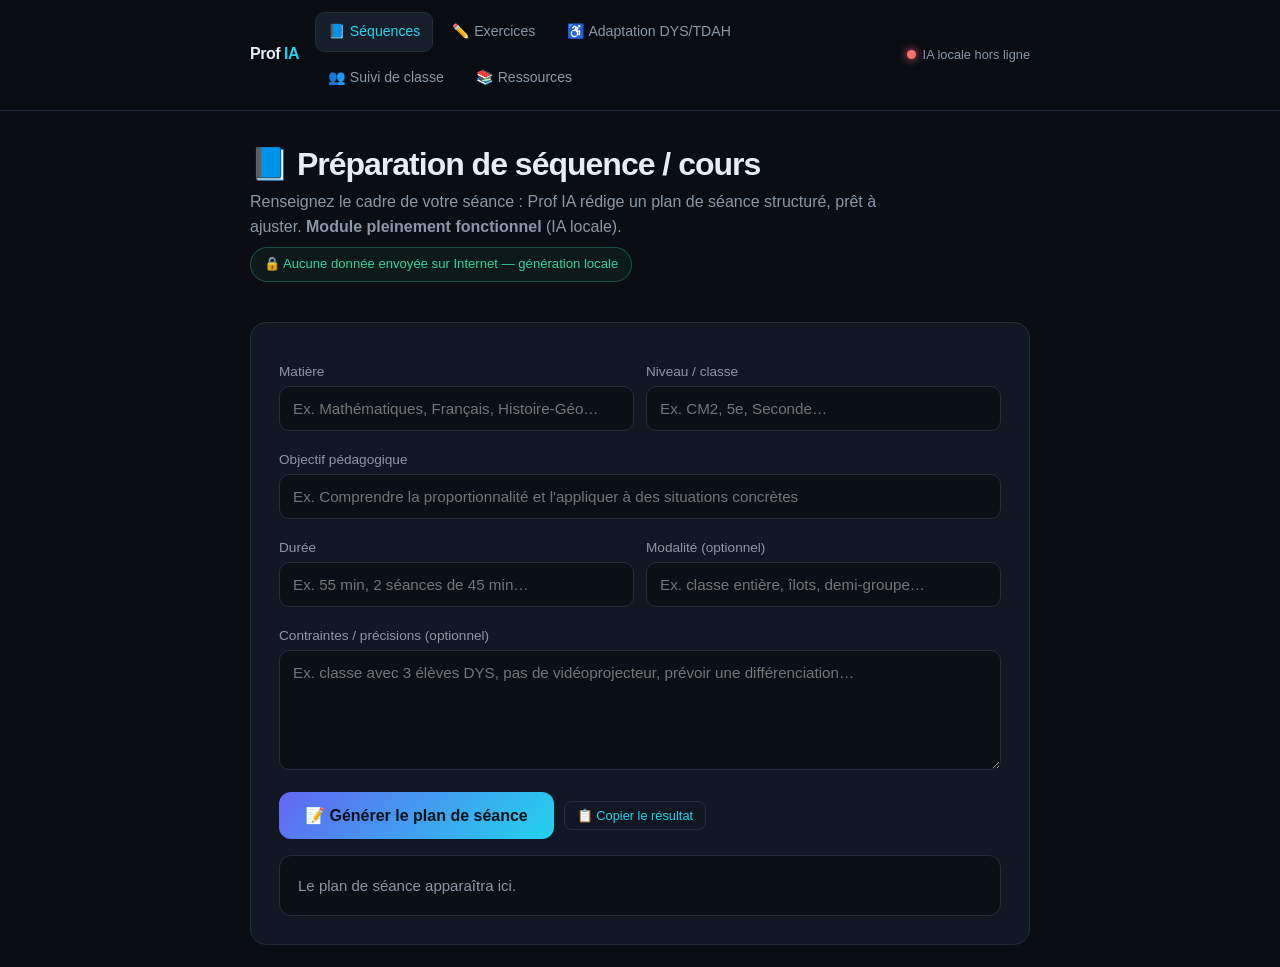
<file: app/sequence.html>
<!DOCTYPE html>
<html lang="fr"><head><meta charset="UTF-8">
<meta name="viewport" content="width=device-width,initial-scale=1">
<title>Prof IA — Préparation de séquence</title>
<link rel="stylesheet" href="../css/style.css">
</head><body>
<div class="topbar" id="topbar"></div>

<div class="app-head"><div class="wrap">
  <h1>📘 Préparation de séquence / cours</h1>
  <p>Renseignez le cadre de votre séance : Prof IA rédige un plan de séance structuré, prêt à ajuster. <b>Module pleinement fonctionnel</b> (IA locale).</p>
  <span class="priv">🔒 Aucune donnée envoyée sur Internet — génération locale</span>
</div></div>

<section><div class="wrap"><div class="box">
  <div class="grid2">
    <div>
      <label for="matiere">Matière</label>
      <input id="matiere" placeholder="Ex. Mathématiques, Français, Histoire-Géo…">
    </div>
    <div>
      <label for="niveau">Niveau / classe</label>
      <input id="niveau" placeholder="Ex. CM2, 5e, Seconde…">
    </div>
  </div>
  <label for="objectif">Objectif pédagogique</label>
  <input id="objectif" placeholder="Ex. Comprendre la proportionnalité et l'appliquer à des situations concrètes">
  <div class="grid2">
    <div>
      <label for="duree">Durée</label>
      <input id="duree" placeholder="Ex. 55 min, 2 séances de 45 min…">
    </div>
    <div>
      <label for="modalite">Modalité (optionnel)</label>
      <input id="modalite" placeholder="Ex. classe entière, îlots, demi-groupe…">
    </div>
  </div>
  <label for="notes">Contraintes / précisions (optionnel)</label>
  <textarea id="notes" placeholder="Ex. classe avec 3 élèves DYS, pas de vidéoprojecteur, prévoir une différenciation…"></textarea>

  <div class="row">
    <button class="btn btn-p" id="go">📝 Générer le plan de séance</button>
    <button class="copy" id="cp">📋 Copier le résultat</button>
  </div>
  <div class="status" id="status"></div>
  <div class="out empty" id="out">Le plan de séance apparaîtra ici.</div>
</div></div></section>

<script src="../js/llm.js"></script>
<script src="../js/nav.js"></script>
<script>
mountNav('sequence.html');

const $ = id => document.getElementById(id);
runLLMForm({
  btn: $('go'), out: $('out'), status: $('status'),
  opts: { temperature: 0.5, max_tokens: 1400 },
  buildPrompt() {
    const mat = $('matiere').value.trim();
    const niv = $('niveau').value.trim();
    const obj = $('objectif').value.trim();
    const dur = $('duree').value.trim();
    if (!mat || !niv || !obj || !dur) throw new Error('Matière, niveau, objectif et durée sont requis.');
    const mod = $('modalite').value.trim();
    const notes = $('notes').value.trim();
    return `Rédige un plan de séance clair et structuré pour un enseignant.
Matière : ${mat}
Niveau : ${niv}
Objectif pédagogique : ${obj}
Durée : ${dur}${mod ? '\nModalité : ' + mod : ''}${notes ? '\nContraintes : ' + notes : ''}

Structure attendue :
1. Objectifs et compétences visées (référence aux programmes)
2. Prérequis
3. Matériel
4. Déroulé minuté (accroche, activités, mise en commun, trace écrite) avec durées
5. Différenciation (élèves en difficulté et élèves avancés)
6. Évaluation / critères de réussite
7. Prolongements possibles
Sois concret et directement utilisable en classe.`;
  }
});

$('cp').addEventListener('click', e => {
  const t = document.getElementById('out').textContent;
  if (t && !document.getElementById('out').classList.contains('empty')) copyText(t, e.target);
});
</script>
</body></html>
</file>
<file: css/style.css>
/* Prof IA — feuille de style commune (landing + application enseignant)
   Charte cohérente avec les micro-sites JARVIS OS de Franck Delmas.
   100% local : aucune police, aucun script, aucune image chargés depuis un CDN. */

:root{
  --bg:#0a0e14; --bg2:#111722; --card:#161d2b; --line:#222c3d;
  --txt:#e6edf3; --muted:#8b97a8;
  --a:#6366f1;   /* violet pédagogique */
  --a2:#22d3ee;  /* cyan */
  --ok:#34d399; --warn:#fbbf24; --err:#f87171;
}
*{box-sizing:border-box;margin:0;padding:0}
body{font-family:-apple-system,"Segoe UI",Roboto,Inter,sans-serif;background:var(--bg);color:var(--txt);line-height:1.55}
.wrap{max-width:820px;margin:0 auto;padding:0 20px}
a{color:var(--a2);text-decoration:none}

/* Boutons */
.btn{display:inline-block;padding:14px 26px;border-radius:12px;font-weight:700;cursor:pointer;border:none;font-size:1rem;transition:.2s;text-align:center}
.btn-p{background:linear-gradient(135deg,var(--a),var(--a2));color:#06121a}
.btn-p:hover{filter:brightness(1.1);transform:translateY(-2px)}
.btn-g{background:transparent;border:1px solid var(--line);color:var(--txt)}
.btn-g:hover{border-color:var(--a)}
.btn[disabled]{opacity:.5;cursor:not-allowed;transform:none;filter:none}

/* En-tête landing */
header{padding:64px 0 36px;text-align:center;background:radial-gradient(700px 320px at 50% -10%,rgba(99,102,241,.16),transparent)}
.badge{display:inline-block;font-size:.8rem;color:var(--a2);border:1px solid var(--line);border-radius:99px;padding:6px 14px;margin-bottom:20px;letter-spacing:.5px}
h1{font-size:clamp(1.9rem,5vw,2.9rem);line-height:1.1;font-weight:800;letter-spacing:-1px}
.grad{background:linear-gradient(135deg,var(--a),var(--a2));-webkit-background-clip:text;background-clip:text;-webkit-text-fill-color:transparent}
.sub{color:var(--muted);font-size:1.12rem;max-width:560px;margin:18px auto 28px}

section{padding:22px 0}
.box{background:var(--bg2);border:1px solid var(--line);border-radius:16px;padding:28px}
.box h2{font-size:1.3rem;margin-bottom:6px}
.box .q{color:var(--muted);margin-bottom:18px}

/* Formulaires */
label{display:block;font-size:.85rem;color:var(--muted);margin:10px 0 4px}
select,input,textarea{width:100%;background:#0b0f17;border:1px solid var(--line);border-radius:10px;padding:13px;color:var(--txt);font-size:.95rem;margin-bottom:8px;font-family:inherit}
select:focus,input:focus,textarea:focus{outline:none;border-color:var(--a)}
textarea{min-height:120px;resize:vertical}

/* Cartes modules (landing) */
.mods{display:grid;grid-template-columns:repeat(auto-fit,minmax(240px,1fr));gap:14px;margin-top:14px}
.mod{background:var(--card);border:1px solid var(--line);border-radius:14px;padding:22px}
.mod .ic{font-size:1.6rem}
.mod h3{font-size:1.1rem;margin:8px 0 6px}
.mod p{color:var(--muted);font-size:.9rem}

/* Problème / solution */
.cols{display:grid;grid-template-columns:1fr 1fr;gap:14px}
@media(max-width:640px){.cols{grid-template-columns:1fr}}
.cols .box li{margin:6px 0;color:var(--muted);font-size:.92rem;list-style:none;display:flex;gap:8px}
.cols .box li::before{content:"→";color:var(--a2)}

/* Pricing */
.packs{display:grid;grid-template-columns:repeat(auto-fit,minmax(210px,1fr));gap:14px;margin-top:14px}
.pack{background:var(--card);border:1px solid var(--line);border-radius:14px;padding:22px;display:flex;flex-direction:column}
.pack.feat{border-color:var(--a2)}
.pack .t{font-size:.74rem;color:var(--a2);font-weight:700;text-transform:uppercase;letter-spacing:.5px}
.pack h3{font-size:1.15rem;margin:6px 0}
.pack .p{font-size:1.7rem;font-weight:800}.pack .p small{font-size:.8rem;color:var(--muted);font-weight:500}
.pack ul{list-style:none;margin:12px 0;flex:1}
.pack li{padding:5px 0;color:var(--muted);font-size:.86rem;display:flex;gap:8px}.pack li::before{content:"✓";color:var(--ok);font-weight:800}

.cta{text-align:center;padding:44px 0}
footer{border-top:1px solid var(--line);padding:28px 0;text-align:center;color:var(--muted);font-size:.85rem;margin-top:20px}

/* ── Application enseignant ── */
.topbar{position:sticky;top:0;z-index:20;background:rgba(10,14,20,.92);backdrop-filter:blur(8px);border-bottom:1px solid var(--line)}
.topbar .wrap{display:flex;align-items:center;gap:16px;padding:12px 20px;flex-wrap:wrap}
.brand{font-weight:800;letter-spacing:-.5px;white-space:nowrap}
.brand span{color:var(--a2)}
.nav{display:flex;gap:6px;flex-wrap:wrap;flex:1}
.nav a{padding:8px 12px;border-radius:9px;color:var(--muted);font-size:.88rem;border:1px solid transparent}
.nav a:hover{color:var(--txt);border-color:var(--line)}
.nav a.on{color:var(--a2);border-color:var(--line);background:var(--card)}

/* Indicateur d'état du LLM local */
.llm-dot{display:inline-flex;align-items:center;gap:7px;font-size:.8rem;color:var(--muted);white-space:nowrap}
.llm-dot i{width:9px;height:9px;border-radius:50%;background:var(--muted);display:inline-block}
.llm-dot.ok i{background:var(--ok);box-shadow:0 0 8px var(--ok)}
.llm-dot.ko i{background:var(--err);box-shadow:0 0 8px var(--err)}

.app-head{padding:36px 0 10px}
.app-head h1{font-size:clamp(1.5rem,4vw,2rem)}
.app-head p{color:var(--muted);margin-top:8px;max-width:640px}

/* Sortie LLM */
.out{margin-top:16px;background:#0b0f17;border:1px solid var(--line);border-radius:12px;padding:18px;white-space:pre-wrap;font-size:.94rem;min-height:60px}
.out.empty{color:var(--muted)}
.out h4{color:var(--a2);margin:10px 0 4px}
.status{font-size:.85rem;margin:10px 0;color:var(--muted)}
.status.err{color:var(--err)}
.status.load{color:var(--warn)}
.spin{display:inline-block;width:14px;height:14px;border:2px solid var(--line);border-top-color:var(--a2);border-radius:50%;animation:sp .7s linear infinite;vertical-align:-2px;margin-right:6px}
@keyframes sp{to{transform:rotate(360deg)}}
.row{display:flex;gap:10px;flex-wrap:wrap;align-items:center;margin-top:6px}
.grid2{display:grid;grid-template-columns:1fr 1fr;gap:12px}
@media(max-width:640px){.grid2{grid-template-columns:1fr}}

/* Badge confidentialité */
.priv{display:inline-flex;gap:8px;align-items:center;font-size:.82rem;color:var(--ok);border:1px solid rgba(52,211,153,.3);background:rgba(52,211,153,.06);border-radius:99px;padding:6px 13px;margin:8px 0}

/* Tableau suivi de classe */
table{width:100%;border-collapse:collapse;margin:14px 0;font-size:.9rem}
th,td{border:1px solid var(--line);padding:9px 10px;text-align:left}
th{color:var(--muted);font-weight:600;background:var(--card)}
td input{margin:0;padding:7px}
.mini{padding:8px 14px;font-size:.85rem}
.tag{display:inline-block;font-size:.72rem;padding:3px 9px;border-radius:99px;border:1px solid var(--line);color:var(--warn)}
.todo{border:1px dashed var(--warn);background:rgba(251,191,36,.06);border-radius:12px;padding:16px;margin-top:14px;font-size:.9rem;color:var(--muted)}
.todo b{color:var(--warn)}
.copy{cursor:pointer;font-size:.8rem;color:var(--a2);border:1px solid var(--line);border-radius:8px;padding:6px 12px;background:transparent}
</file>
